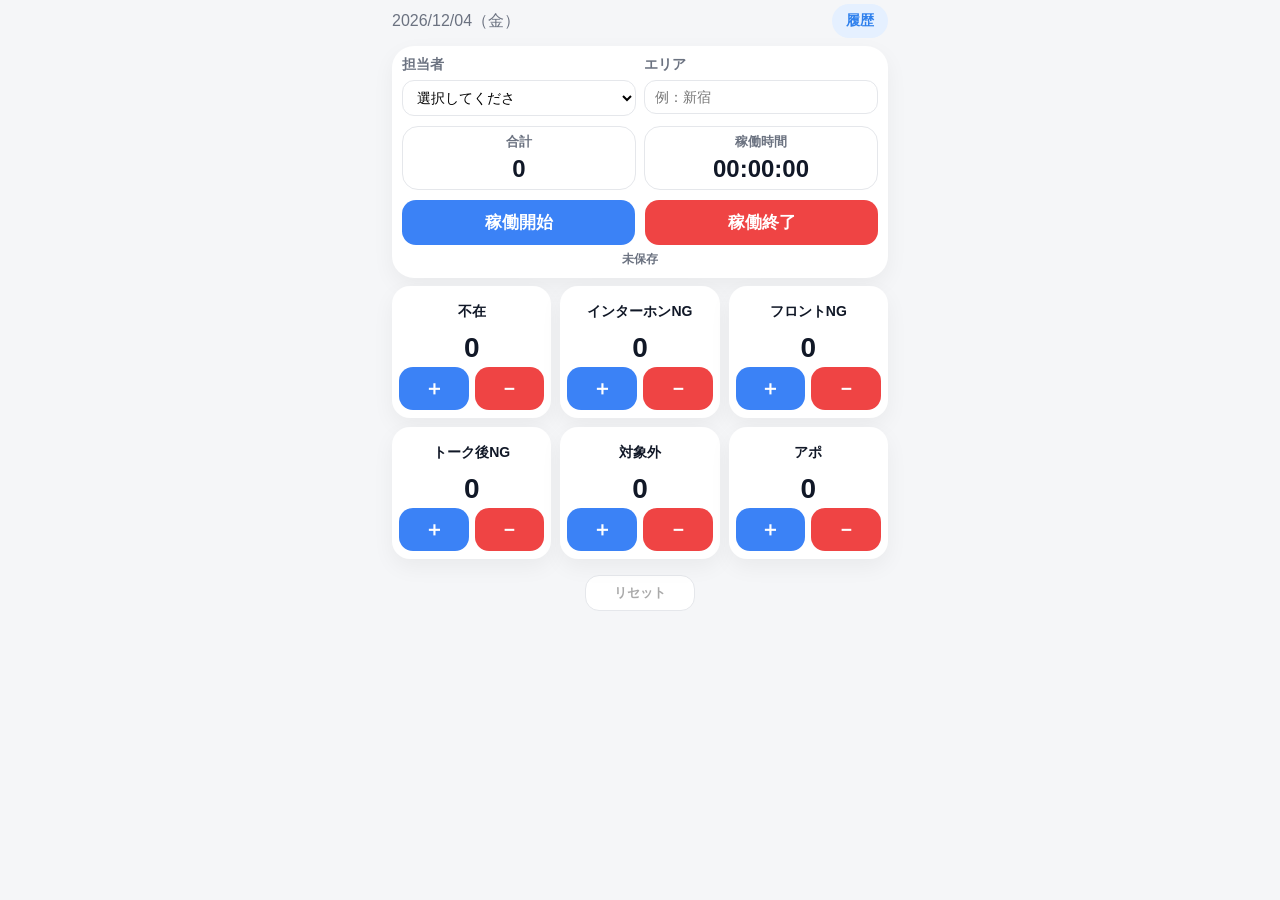
<file: index.html>
<!DOCTYPE html><html lang="ja"><head>
<meta charset="UTF-8"><meta name="viewport" content="width=device-width,initial-scale=1">
<title>Count</title>
<link rel="stylesheet" href="style.css?v=3000">
</head><body>
<main>
  <header>
    <div id="today"></div>
    <a href="history.html">履歴</a>
  </header>

  <section class="panel">
    <div class="form">
      <label>担当者<select id="staff">
        <option value="">選択してくださ</option><option>林</option><option>村上</option><option>亀田</option><option>小寺</option><option>海野</option>
      </select></label>
      <label>エリア<input id="area" placeholder="例：新宿"></label>
    </div>

    <div class="summary">
      <div><p>合計</p><strong id="total">0</strong></div>
      <div><p>稼働時間</p><strong id="time">00:00:00</strong></div>
    </div>

    <div class="actions">
      <button id="start">稼働開始</button>
      <button id="finish">稼働終了</button>
    </div>
    <p id="status">未保存</p>
  </section>

  <section id="grid"></section>
  <button id="reset">リセット</button>
</main>
<script src="script.js?v=1000"></script>
</body></html>
</file>
<file: style.css>
:root{--bg:#f5f6f8;--card:#fff;--text:#111827;--muted:#6b7280;--blue:#3b82f6;--red:#ef4444;--line:#e5e7eb}
*{box-sizing:border-box}
body{margin:0;background:var(--bg);font-family:-apple-system,BlinkMacSystemFont,sans-serif;color:var(--text)}
main{max-width:520px;margin:0 auto;padding:4px 12px 16px}
header{display:flex;justify-content:space-between;align-items:center;margin-bottom:8px}
#today{font-size:16px;color:var(--muted)}
header a{background:#e5f0ff;color:#2f80ed;text-decoration:none;font-weight:700;padding:8px 14px;border-radius:999px;font-size:14px}

.panel{background:var(--card);border-radius:22px;padding:10px;box-shadow:0 8px 22px rgba(0,0,0,.05);margin-bottom:8px}
.form{display:grid;grid-template-columns:1fr 1fr;gap:8px}
label{font-weight:700;color:var(--muted);font-size:14px}
select,input{width:100%;margin-top:6px;padding:8px 10px;border:1px solid var(--line);border-radius:12px;font-size:14px;background:white}

.summary{display:grid;grid-template-columns:1fr 1fr;gap:8px;margin:10px 0}
.summary div{border:1px solid var(--line);border-radius:16px;padding:6px;text-align:center;background:white}
.summary p{margin:0 0 4px;color:var(--muted);font-weight:700;font-size:13px}
.summary strong{font-size:24px}

.actions{display:grid;grid-template-columns:1fr 1fr;gap:10px}
button{border:none;border-radius:14px;font-size:17px;font-weight:800;padding:11px;color:white}
#start{background:var(--blue)}
#finish{background:var(--red)}
#status{text-align:center;color:var(--muted);font-weight:700;font-size:12px;margin:6px 0 0}

#grid{display:grid;grid-template-columns:repeat(3,1fr);gap:9px}
.card{background:white;border-radius:18px;padding:8px 7px;text-align:center;box-shadow:0 8px 22px rgba(0,0,0,.05);min-height:132px;display:flex;flex-direction:column;justify-content:space-between}
.card h3{font-size:14px;margin:0;height:34px;display:flex;align-items:center;justify-content:center;line-height:1.15}
.num{font-size:28px;font-weight:900;margin:0}
.btns{display:grid;grid-template-columns:1fr 1fr;gap:6px}
.btns button{font-size:20px;padding:8px 0;border-radius:14px}
.plus{background:var(--blue)}
.minus{background:var(--red)}

#reset{display:block;margin:16px auto 0;width:110px;background:white;color:#aaa;border:1px solid var(--line);font-size:13px;padding:8px;border-radius:14px}
</file>
